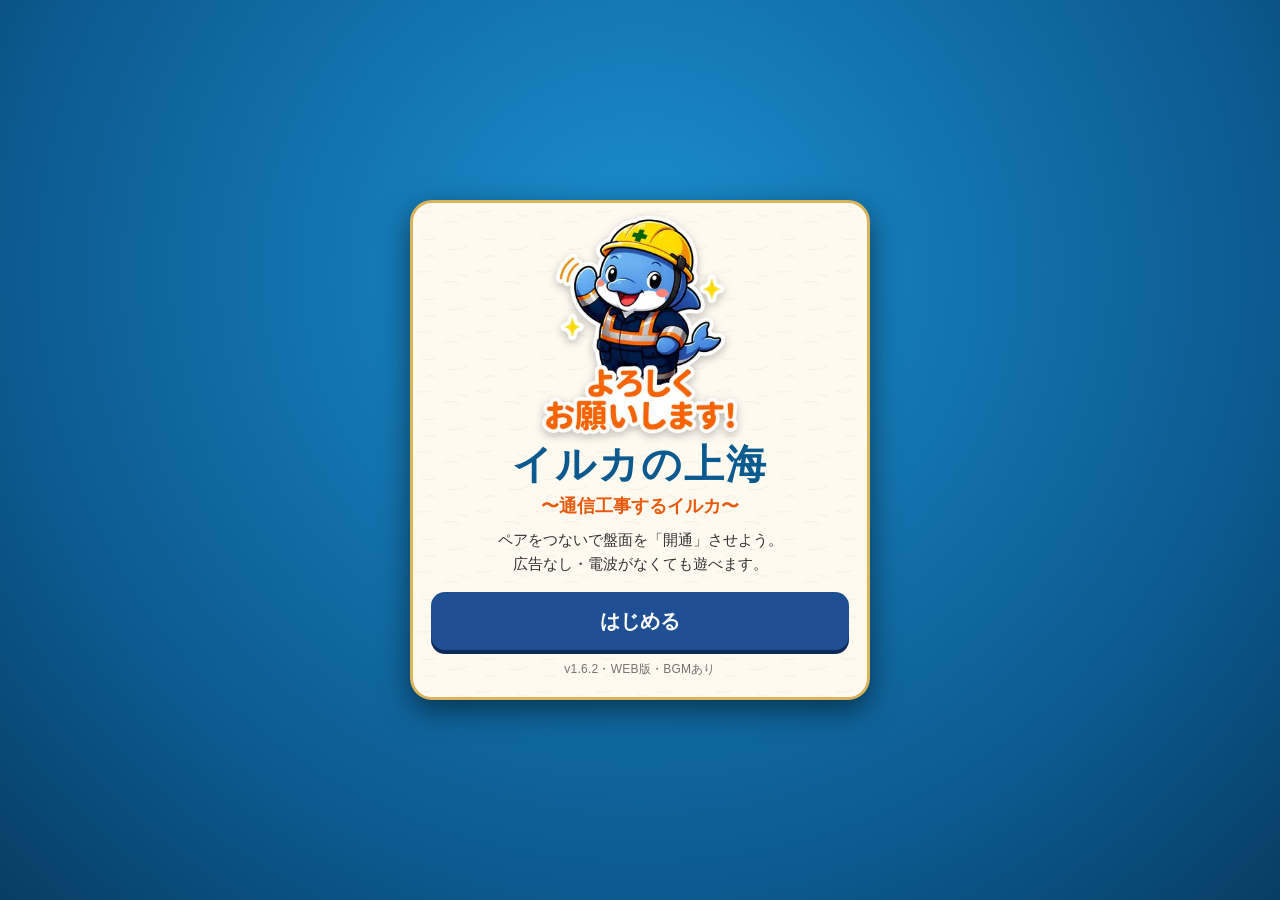
<file: index.html>
<!doctype html>
<html lang="ja">
<head>
<meta charset="utf-8">
<meta name="viewport" content="width=device-width, initial-scale=1, maximum-scale=1, user-scalable=no, viewport-fit=cover">
<meta name="theme-color" content="#15346b">
<meta name="apple-mobile-web-app-capable" content="yes">
<meta name="mobile-web-app-capable" content="yes">
<meta name="apple-mobile-web-app-status-bar-style" content="black-translucent">
<meta name="apple-mobile-web-app-title" content="イルカの上海">
<title>イルカの上海 〜通信工事するイルカ〜</title>
<link rel="manifest" href="manifest.webmanifest">
<link rel="icon" href="icons/icon-192.png" type="image/png">
<link rel="apple-touch-icon" href="icons/apple-touch-icon.png">
<link rel="stylesheet" href="style.css?v=1.6.2">
</head>
<body>
<div id="app">
  <header id="top">
    <button id="bPause" class="hbtn" aria-label="一時停止"><svg viewBox="0 0 24 24" aria-hidden="true"><rect x="5" y="4" width="5" height="16" rx="1.5"/><rect x="14" y="4" width="5" height="16" rx="1.5"/></svg><small>停止</small></button>
    <div id="title"><span id="lvl">レベル 1</span><span id="lname"></span></div>
    <div id="stats">
      <div class="stat"><small>残り</small><b id="left">0</b></div>
      <div class="stat"><small>取れる組</small><b id="moves">0</b></div>
      <div class="stat"><small>時間</small><b id="time">0:00</b></div>
    </div>
    <button id="bZoom" class="hbtn" aria-label="拡大・全体表示"><svg viewBox="0 0 24 24" aria-hidden="true"><circle cx="10" cy="10" r="6.5" fill="none" stroke-width="2.8"/><path d="M15 15l6 6" stroke-width="3.4" stroke-linecap="round"/><path id="zoomPlus" d="M7 10h6M10 7v6" stroke-width="2.4" stroke-linecap="round"/></svg><small id="zoomL">拡大</small></button>
  </header>
  <main id="board" aria-label="盤面"></main>
  <div id="slots" aria-label="スロット"></div>
  <nav id="bar">
    <button id="bHint" class="btn"><span class="ic">？</span><span>ヒント</span></button>
    <button id="bUndo" class="btn"><span class="ic">↶</span><span>もどす</span></button>
    <button id="bMagnet" class="btn"><span class="ic"><svg class="mag" viewBox="0 0 32 32" aria-hidden="true"><path d="M7 4h6v12a3 3 0 0 0 6 0V4h6v12a9 9 0 0 1-18 0Z" fill="#c8321e" stroke="#7a1a10" stroke-width="1.5" stroke-linejoin="round"/><rect x="7" y="4" width="6" height="5" fill="#d9dde3" stroke="#6b7280" stroke-width="1.2"/><rect x="19" y="4" width="6" height="5" fill="#d9dde3" stroke="#6b7280" stroke-width="1.2"/></svg></span><span>磁石<small id="magN">3</small></span></button>
    <button id="bShuffle" class="btn"><span class="ic">⇄</span><span>まぜる</span></button>
    <button id="bMenu" class="btn"><span class="ic">≡</span><span>メニュー</span></button>
  </nav>
  <div id="toast" role="status"></div>
  <div id="pal" aria-hidden="true"></div>
  <div id="banner" aria-live="polite"></div>

  <div class="overlay title" id="ovTitle">
    <div class="panel center">
      <div class="mascot" id="mascotTitle"></div>
      <h1 class="appname">イルカの上海</h1>
      <p class="subtitle">〜通信工事するイルカ〜</p>
      <p class="tagline">ペアをつないで盤面を「開通」させよう。<br>広告なし・電波がなくても遊べます。</p>
      <button class="big" id="tStart">はじめる</button>
      <p class="ver" id="tVer"></p>
    </div>
  </div>

  <div class="overlay" id="ovMenu" hidden>
    <div class="panel">
      <h2>メニュー</h2>
      <button class="big" id="mRestart">このレベルを最初から</button>
      <button class="big" id="mNew">新しい配置で遊ぶ</button>
      <button class="big orange" id="mRank">自分ランキング（上海IQ）</button>
      <h3>盤面をえらぶ</h3>
      <div id="layoutList"></div>
      <h3>見やすさ</h3>
      <label class="toggle"><input type="checkbox" id="optDim"> 取れない牌を暗くする</label>
      <label class="toggle"><input type="checkbox" id="optNum"> 筒子・索子に漢数字を表示</label>
      <label class="toggle"><input type="checkbox" id="optZoom"> 牌が小さい盤は自動で拡大（🔍で切替）</label>
      <label class="toggle"><input type="checkbox" id="optSound"> 効果音</label>
      <label class="toggle"><input type="checkbox" id="optBgm"> BGM（オールドジャズ）</label>
      <label class="vol">BGMの音量 <input type="range" id="optBgmVol" min="0" max="100" step="5" value="50"></label>
      <h3>ルール</h3>
      <label class="toggle"><input type="checkbox" id="optStrict"> 季節・花は同じ絵どうしだけ</label>
      <p class="note">オフ（ふつう）：<b class="kx">季</b>の牌（春夏秋冬）はどれ同士でも、<b class="kf">花</b>の牌（梅蘭菊竹）はどれ同士でも消せます。</p>
      <button class="big ghost" id="mTitle">タイトルにもどる</button>
      <button class="big ghost" id="mClose">閉じる</button>
    </div>
  </div>

  <div class="overlay pause" id="ovPause" hidden>
    <div class="panel center">
      <div class="mascot small" id="pauseStamp"></div>
      <h2>一時停止中</h2>
      <p class="note" id="pauseInfo"></p>
      <button class="big" id="pResume">再開</button>
      <button class="big ghost" id="pRestart">やり直し</button>
      <button class="big ghost" id="pTitle">タイトルへ</button>
    </div>
  </div>

  <div class="overlay" id="ovEnd" hidden>
    <div class="panel center">
      <h2 id="endTitle"></h2>
      <div id="endMsg"></div>
      <div id="endBtns"></div>
    </div>
  </div>
</div>
<script src="music.js?v=1.6.2"></script>
<script src="game.js?v=1.6.2"></script>
<script>
if ('serviceWorker' in navigator && (location.protocol === 'https:' || location.hostname === 'localhost' || location.hostname === '127.0.0.1')) {
  // always check for a new version (bypassing the HTTP cache) and switch to it as soon as it is installed
  const hadSW = !!navigator.serviceWorker.controller; let reloaded = false;
  navigator.serviceWorker.addEventListener('controllerchange', () => {
    if (!hadSW || reloaded) return; reloaded = true;
    try { window.__shanghai && window.__shanghai.save(); } catch (e) {}
    location.reload();
  });
  window.addEventListener('load', () => navigator.serviceWorker.register('sw.js', { updateViaCache: 'none' }).then(r => {
    r.update().catch(() => {});
    document.addEventListener('visibilitychange', () => { if (!document.hidden) r.update().catch(() => {}); });
  }).catch(() => {}));
}
</script>
</body>
</html>
</file>
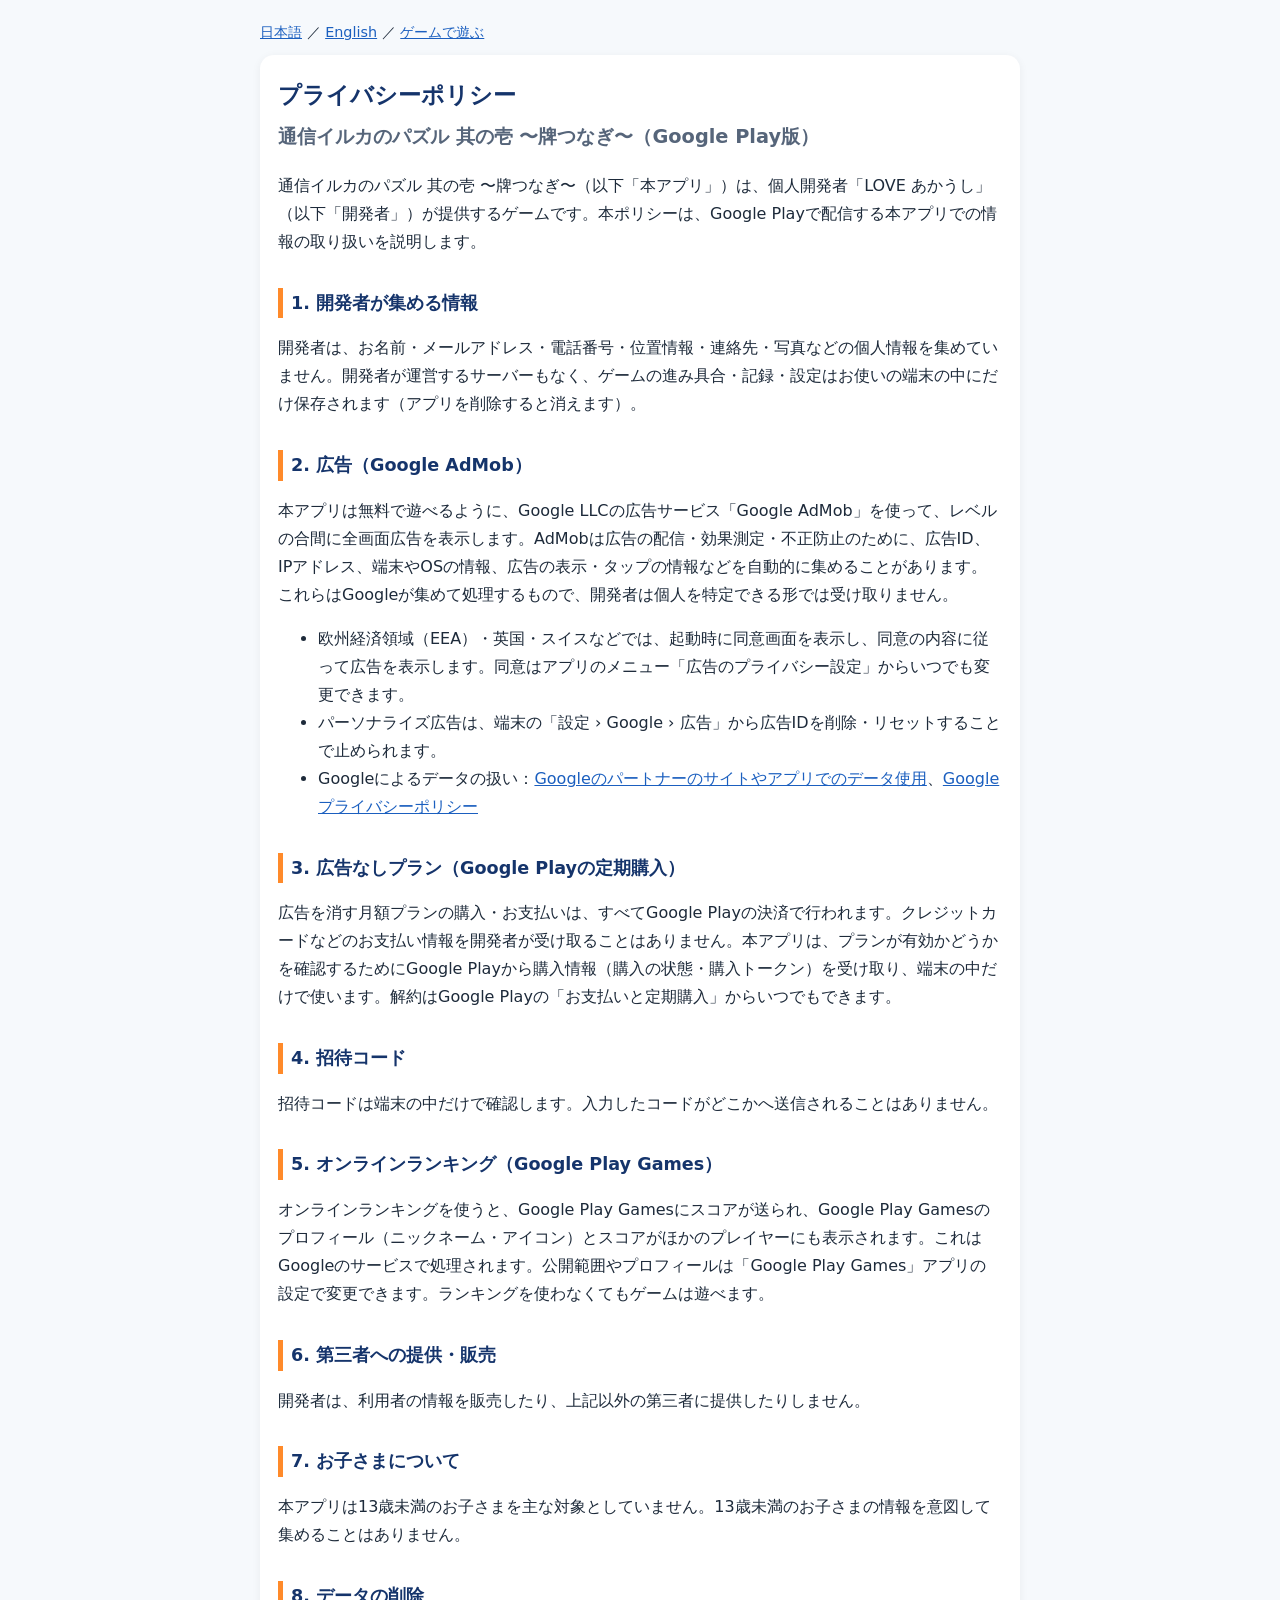
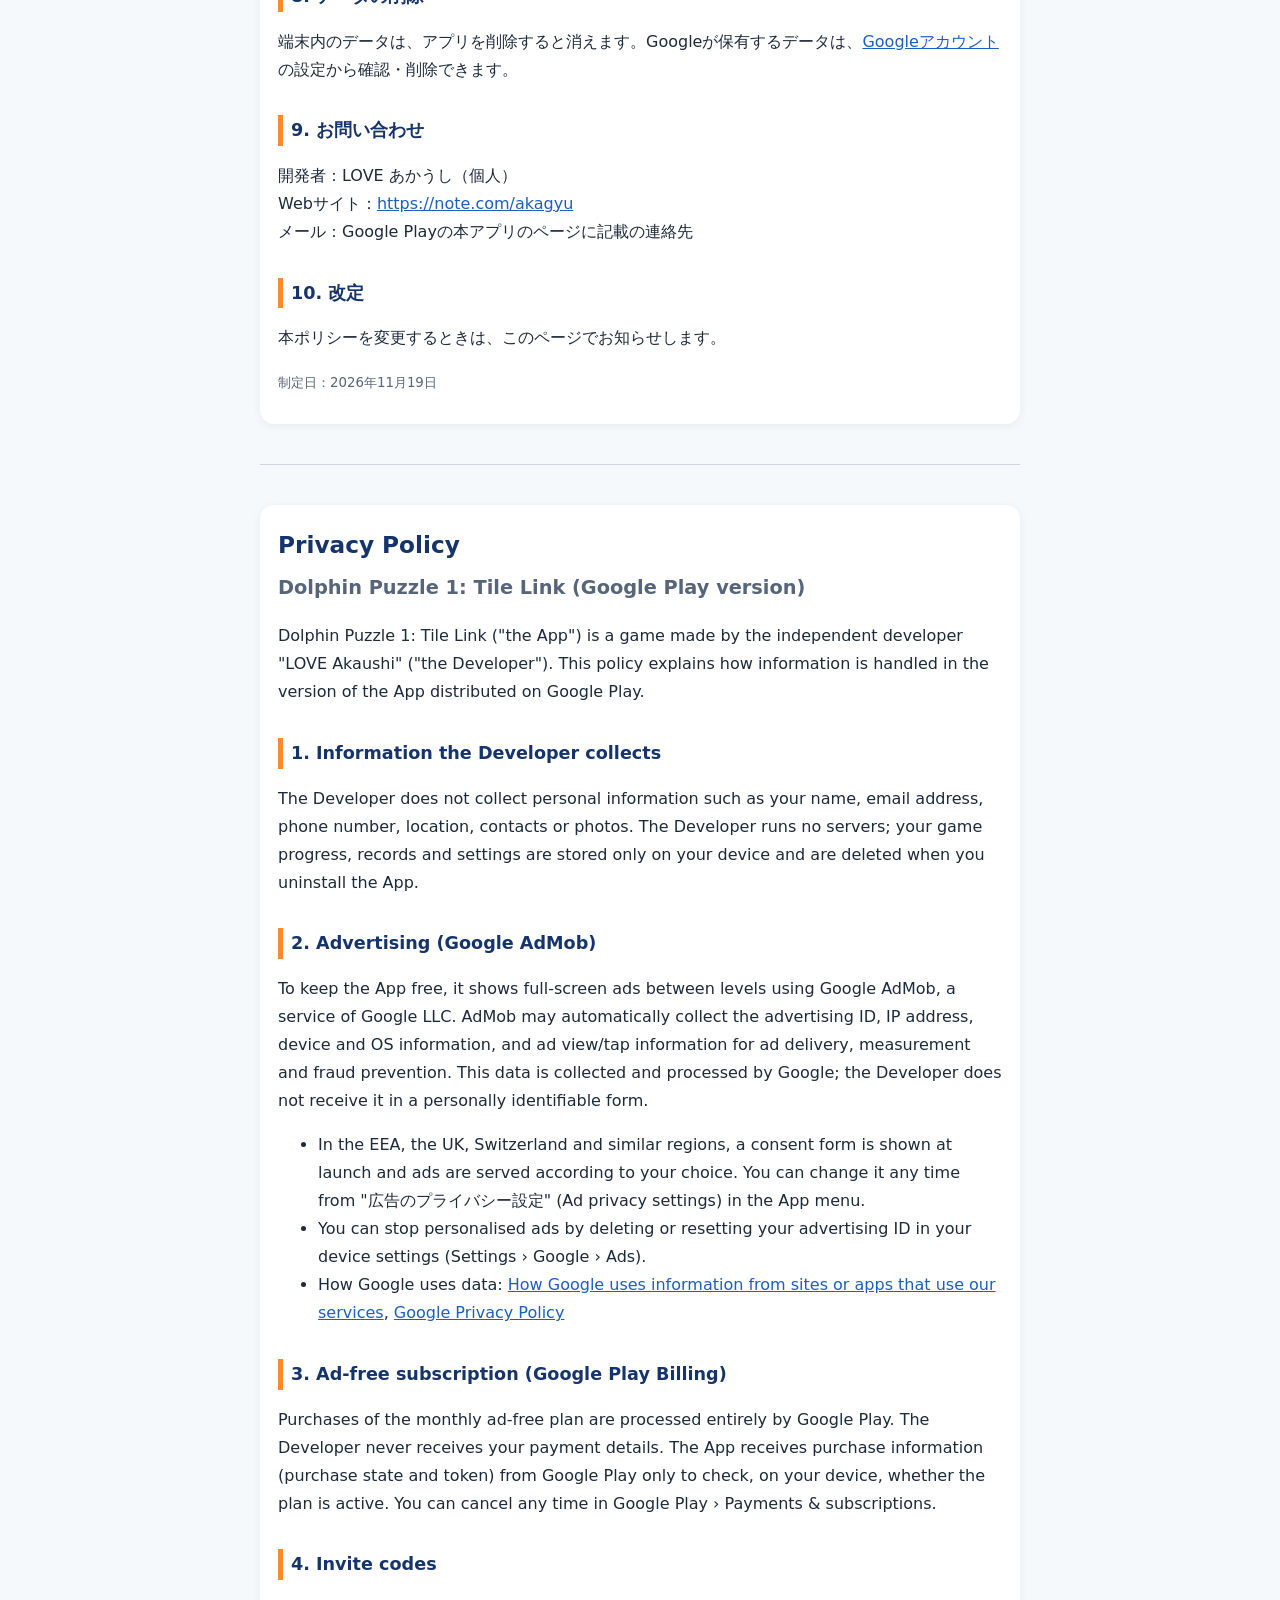
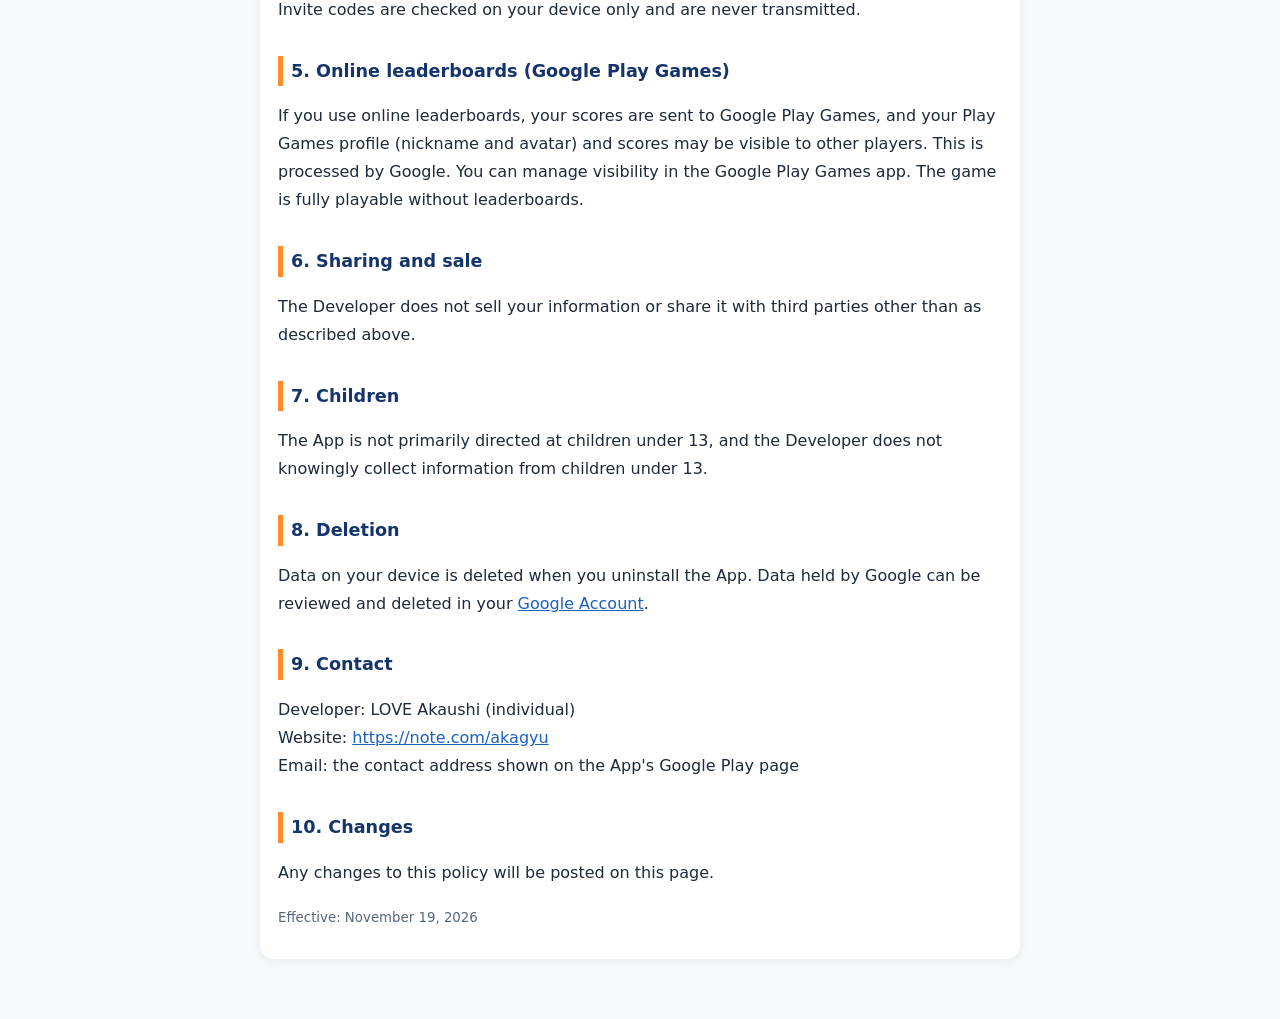
<file: privacy.html>
<!DOCTYPE html>
<html lang="ja"><head><meta charset="utf-8"><meta name="viewport" content="width=device-width,initial-scale=1">
<title>プライバシーポリシー｜通信イルカのパズル 其の壱 〜牌つなぎ〜</title>
<style>body{font-family:system-ui,-apple-system,"Hiragino Sans","Noto Sans JP",sans-serif;max-width:760px;margin:0 auto;padding:20px 18px 60px;line-height:1.75;color:#1d2a3a;background:#f6f9fc}
h1{font-size:1.45em;color:#15346b}h2{font-size:1.1em;margin-top:1.8em;color:#15346b;border-left:5px solid #ff8a2a;padding-left:8px}
.box{background:#fff;border-radius:14px;padding:4px 18px 12px;box-shadow:0 2px 10px rgba(0,0,0,.06)}a{color:#1b5fbf}small{color:#56657a}
nav{font-size:.9em;margin-bottom:10px}hr{margin:40px 0;border:0;border-top:1px solid #cdd6e2}</style></head>
<body>
<nav><a href="#ja">日本語</a> ／ <a href="#en">English</a> ／ <a href="./">ゲームで遊ぶ</a></nav>
<div class="box" id="ja">
<h1>プライバシーポリシー<br><small>通信イルカのパズル 其の壱 〜牌つなぎ〜（Google Play版）</small></h1>
<p>通信イルカのパズル 其の壱 〜牌つなぎ〜（以下「本アプリ」）は、個人開発者「LOVE あかうし」（以下「開発者」）が提供するゲームです。本ポリシーは、Google Playで配信する本アプリでの情報の取り扱いを説明します。</p>
<h2>1. 開発者が集める情報</h2>
<p>開発者は、お名前・メールアドレス・電話番号・位置情報・連絡先・写真などの個人情報を集めていません。開発者が運営するサーバーもなく、ゲームの進み具合・記録・設定はお使いの端末の中にだけ保存されます（アプリを削除すると消えます）。</p>
<h2>2. 広告（Google AdMob）</h2>
<p>本アプリは無料で遊べるように、Google LLCの広告サービス「Google AdMob」を使って、レベルの合間に全画面広告を表示します。AdMobは広告の配信・効果測定・不正防止のために、広告ID、IPアドレス、端末やOSの情報、広告の表示・タップの情報などを自動的に集めることがあります。これらはGoogleが集めて処理するもので、開発者は個人を特定できる形では受け取りません。</p>
<ul>
<li>欧州経済領域（EEA）・英国・スイスなどでは、起動時に同意画面を表示し、同意の内容に従って広告を表示します。同意はアプリのメニュー「広告のプライバシー設定」からいつでも変更できます。</li>
<li>パーソナライズ広告は、端末の「設定 › Google › 広告」から広告IDを削除・リセットすることで止められます。</li>
<li>Googleによるデータの扱い：<a href="https://policies.google.com/technologies/partner-sites?hl=ja">Googleのパートナーのサイトやアプリでのデータ使用</a>、<a href="https://policies.google.com/privacy?hl=ja">Googleプライバシーポリシー</a></li>
</ul>
<h2>3. 広告なしプラン（Google Playの定期購入）</h2>
<p>広告を消す月額プランの購入・お支払いは、すべてGoogle Playの決済で行われます。クレジットカードなどのお支払い情報を開発者が受け取ることはありません。本アプリは、プランが有効かどうかを確認するためにGoogle Playから購入情報（購入の状態・購入トークン）を受け取り、端末の中だけで使います。解約はGoogle Playの「お支払いと定期購入」からいつでもできます。</p>
<h2>4. 招待コード</h2>
<p>招待コードは端末の中だけで確認します。入力したコードがどこかへ送信されることはありません。</p>
<h2>5. オンラインランキング（Google Play Games）</h2>
<p>オンラインランキングを使うと、Google Play Gamesにスコアが送られ、Google Play Gamesのプロフィール（ニックネーム・アイコン）とスコアがほかのプレイヤーにも表示されます。これはGoogleのサービスで処理されます。公開範囲やプロフィールは「Google Play Games」アプリの設定で変更できます。ランキングを使わなくてもゲームは遊べます。</p>
<h2>6. 第三者への提供・販売</h2>
<p>開発者は、利用者の情報を販売したり、上記以外の第三者に提供したりしません。</p>
<h2>7. お子さまについて</h2>
<p>本アプリは13歳未満のお子さまを主な対象としていません。13歳未満のお子さまの情報を意図して集めることはありません。</p>
<h2>8. データの削除</h2>
<p>端末内のデータは、アプリを削除すると消えます。Googleが保有するデータは、<a href="https://myaccount.google.com/">Googleアカウント</a>の設定から確認・削除できます。</p>
<h2>9. お問い合わせ</h2>
<p>開発者：LOVE あかうし（個人）<br>Webサイト：<a href="https://note.com/akagyu">https://note.com/akagyu</a><br>メール：Google Playの本アプリのページに記載の連絡先</p>
<h2>10. 改定</h2>
<p>本ポリシーを変更するときは、このページでお知らせします。</p>
<p><small>制定日：2026年11月19日</small></p>
</div>
<hr>
<div class="box" id="en" lang="en">
<h1>Privacy Policy<br><small>Dolphin Puzzle 1: Tile Link (Google Play version)</small></h1>
<p>Dolphin Puzzle 1: Tile Link ("the App") is a game made by the independent developer "LOVE Akaushi" ("the Developer"). This policy explains how information is handled in the version of the App distributed on Google Play.</p>
<h2>1. Information the Developer collects</h2>
<p>The Developer does not collect personal information such as your name, email address, phone number, location, contacts or photos. The Developer runs no servers; your game progress, records and settings are stored only on your device and are deleted when you uninstall the App.</p>
<h2>2. Advertising (Google AdMob)</h2>
<p>To keep the App free, it shows full-screen ads between levels using Google AdMob, a service of Google LLC. AdMob may automatically collect the advertising ID, IP address, device and OS information, and ad view/tap information for ad delivery, measurement and fraud prevention. This data is collected and processed by Google; the Developer does not receive it in a personally identifiable form.</p>
<ul>
<li>In the EEA, the UK, Switzerland and similar regions, a consent form is shown at launch and ads are served according to your choice. You can change it any time from "広告のプライバシー設定" (Ad privacy settings) in the App menu.</li>
<li>You can stop personalised ads by deleting or resetting your advertising ID in your device settings (Settings › Google › Ads).</li>
<li>How Google uses data: <a href="https://policies.google.com/technologies/partner-sites">How Google uses information from sites or apps that use our services</a>, <a href="https://policies.google.com/privacy">Google Privacy Policy</a></li>
</ul>
<h2>3. Ad-free subscription (Google Play Billing)</h2>
<p>Purchases of the monthly ad-free plan are processed entirely by Google Play. The Developer never receives your payment details. The App receives purchase information (purchase state and token) from Google Play only to check, on your device, whether the plan is active. You can cancel any time in Google Play › Payments &amp; subscriptions.</p>
<h2>4. Invite codes</h2>
<p>Invite codes are checked on your device only and are never transmitted.</p>
<h2>5. Online leaderboards (Google Play Games)</h2>
<p>If you use online leaderboards, your scores are sent to Google Play Games, and your Play Games profile (nickname and avatar) and scores may be visible to other players. This is processed by Google. You can manage visibility in the Google Play Games app. The game is fully playable without leaderboards.</p>
<h2>6. Sharing and sale</h2>
<p>The Developer does not sell your information or share it with third parties other than as described above.</p>
<h2>7. Children</h2>
<p>The App is not primarily directed at children under 13, and the Developer does not knowingly collect information from children under 13.</p>
<h2>8. Deletion</h2>
<p>Data on your device is deleted when you uninstall the App. Data held by Google can be reviewed and deleted in your <a href="https://myaccount.google.com/">Google Account</a>.</p>
<h2>9. Contact</h2>
<p>Developer: LOVE Akaushi (individual)<br>Website: <a href="https://note.com/akagyu">https://note.com/akagyu</a><br>Email: the contact address shown on the App's Google Play page</p>
<h2>10. Changes</h2>
<p>Any changes to this policy will be posted on this page.</p>
<p><small>Effective: November 19, 2026</small></p>
</div>
</body></html>
</file>
<file: style.css>
:root{
  --felt:#15346b; --felt2:#1f4f93; --ink:#fff; --btn:#fff8e6; --btnInk:#1b1b1b;
  --tile:#fffaf0; --edge:#d9b45a; --edge2:#8c6d2a;
  --sel:#ffe94d; --selRing:#ff5a00; --hint:#00c3ff;
}
*{box-sizing:border-box;-webkit-tap-highlight-color:transparent;-webkit-touch-callout:none}
html{-webkit-text-size-adjust:100%;text-size-adjust:100%}
html,body{margin:0;height:100%;overflow:hidden;background:var(--felt);
  font-family:"Hiragino Sans","Hiragino Kaku Gothic ProN","Noto Sans CJK JP","Noto Sans JP","Yu Gothic",Meiryo,sans-serif;
  color:var(--ink);-webkit-user-select:none;user-select:none;touch-action:manipulation;overscroll-behavior:none}
#app{position:fixed;inset:0;display:grid;grid-template-rows:auto 1fr auto auto;
  padding:env(safe-area-inset-top) env(safe-area-inset-right) env(safe-area-inset-bottom) env(safe-area-inset-left);
  background:radial-gradient(ellipse at 50% 40%,rgba(40,90,170,.55) 0%,rgba(10,30,70,.15) 60%,rgba(5,15,40,.6) 100%),url("data:image/svg+xml,%3Csvg xmlns='http://www.w3.org/2000/svg' width='48' height='24'%3E%3Cg stroke='%23d9b45a' stroke-opacity='.22' stroke-width='1.3' fill='%23173a76'%3E%3Ccircle cx='0' cy='0' r='22'/%3E%3Ccircle cx='0' cy='0' r='16'/%3E%3Ccircle cx='0' cy='0' r='10'/%3E%3Ccircle cx='0' cy='0' r='4'/%3E%3Ccircle cx='48' cy='0' r='22'/%3E%3Ccircle cx='48' cy='0' r='16'/%3E%3Ccircle cx='48' cy='0' r='10'/%3E%3Ccircle cx='48' cy='0' r='4'/%3E%3Ccircle cx='24' cy='12' r='22'/%3E%3Ccircle cx='24' cy='12' r='16'/%3E%3Ccircle cx='24' cy='12' r='10'/%3E%3Ccircle cx='24' cy='12' r='4'/%3E%3Ccircle cx='0' cy='24' r='22'/%3E%3Ccircle cx='0' cy='24' r='16'/%3E%3Ccircle cx='0' cy='24' r='10'/%3E%3Ccircle cx='0' cy='24' r='4'/%3E%3Ccircle cx='48' cy='24' r='22'/%3E%3Ccircle cx='48' cy='24' r='16'/%3E%3Ccircle cx='48' cy='24' r='10'/%3E%3Ccircle cx='48' cy='24' r='4'/%3E%3C/g%3E%3C/svg%3E") 0 0/48px 24px,var(--felt)}
#top{display:flex;align-items:center;justify-content:space-between;gap:6px;padding:6px 8px 2px}
#title{display:flex;flex-direction:column;line-height:1.15;flex:1;min-width:0;overflow:hidden;white-space:nowrap}
#lvl{font-size:19px;font-weight:800}
#lname{font-size:14px;opacity:.9;overflow:hidden;text-overflow:ellipsis}
#stats{display:flex;gap:5px}
.stat{background:rgba(0,0,0,.28);border-radius:12px;padding:3px 6px;text-align:center;min-width:50px}
.stat small{display:block;font-size:11px;opacity:.9}
.stat b{font-size:20px;font-variant-numeric:tabular-nums}
.hbtn{appearance:none;flex:none;width:46px;height:50px;border:2px solid #d9b45a;border-radius:14px;background:var(--btn);color:#15346b;font:inherit;font-weight:800;
  display:flex;flex-direction:column;align-items:center;justify-content:center;gap:1px;padding:0;cursor:pointer;box-shadow:0 3px 0 #a8862f}
.hbtn:active{transform:translateY(2px);box-shadow:0 1px 0 #a8862f}
.hbtn svg{width:24px;height:24px;fill:#15346b;stroke:#15346b}
.hbtn small{font-size:11px;line-height:1;letter-spacing:-.5px}
.hbtn.on{background:#ffe94d}
.spacer{position:absolute;width:1px;height:1px;pointer-events:none;visibility:hidden}
#board{position:relative;overflow:hidden;margin:2px 0;touch-action:pan-x pan-y;overscroll-behavior:contain;cursor:pointer}
#board.zoomed{overflow:auto;-webkit-overflow-scrolling:touch;scrollbar-width:thin;scrollbar-color:rgba(255,233,77,.7) transparent;
  border-top:2px solid rgba(217,180,90,.35);border-bottom:2px solid rgba(217,180,90,.35)}
#board.zoomed::-webkit-scrollbar{width:6px;height:6px}
#board.zoomed::-webkit-scrollbar-thumb{background:rgba(255,233,77,.7);border-radius:3px}
body.paused #board,body.paused #slots{visibility:hidden}
.overlay.pause{background:radial-gradient(ellipse at 50% 35%,#1f4f93 0%,#15346b 60%,#0b1f45 100%)}
.overlay.pause .panel{width:min(360px,100%)}
#pauseInfo{text-align:center;font-size:17px;margin-bottom:12px}#pauseInfo b{color:#c8321e;font-size:20px}
#bar{display:grid;grid-template-columns:repeat(5,1fr);gap:6px;padding:4px 8px 9px}
.btn{appearance:none;border:2px solid #d9b45a;border-radius:16px;background:var(--btn);color:var(--btnInk);
  font:inherit;font-size:15px;font-weight:800;min-height:58px;display:flex;flex-direction:column;align-items:center;justify-content:center;
  box-shadow:0 4px 0 #a8862f,0 6px 10px rgba(0,0,0,.35);cursor:pointer;white-space:nowrap;padding:0 2px;letter-spacing:-.5px}
.btn:active{transform:translateY(3px);box-shadow:0 1px 0 #b9a77a}
.btn .ic{font-size:24px;line-height:1;font-weight:900}
.btn[disabled]{opacity:.45}

@media (max-width:380px){#lvl{font-size:16px}#lname{font-size:12px}.stat{min-width:44px;padding:3px 4px}.stat b{font-size:18px}.hbtn{width:42px}#top{gap:4px;padding:6px 6px 2px}}
/* landscape phones: side bar */
@media (orientation:landscape) and (max-height:560px){
  #app{grid-template-columns:62px 1fr 168px;grid-template-rows:auto 1fr}
  #top{grid-column:3;grid-row:1;display:grid;grid-template-columns:1fr 1fr;align-content:start;gap:4px;padding:6px 8px 0}
  #title,#stats{grid-column:1/3}
  #bPause{grid-column:1;grid-row:1}#bZoom{grid-column:2;grid-row:1}
  .hbtn{width:auto;height:38px;flex-direction:row;gap:4px}
  .hbtn small{font-size:12px}
  #title{align-items:center}
  #lvl{font-size:18px}#lname{font-size:13px}
  #stats{flex-direction:column;gap:4px}
  .stat{display:flex;justify-content:space-between;align-items:center;padding:2px 8px}
  .stat b{font-size:18px}
  #board{grid-column:2;grid-row:1/3}
  #bar{grid-column:3;grid-row:2;grid-template-columns:1fr 1fr;align-content:end;padding:6px 8px 8px;gap:6px}
  .btn{min-height:46px;font-size:14px;white-space:nowrap;letter-spacing:-.5px;flex-direction:row;gap:4px}
  #bMenu{grid-column:1/3}
  #toast{left:auto;right:calc(180px + env(safe-area-inset-right));transform:none;bottom:calc(14px + env(safe-area-inset-bottom))}
  .btn .ic{font-size:20px}
}

/* tiles */
.tile{position:absolute;border-radius:9%;background:var(--tile) url("data:image/svg+xml,%3Csvg xmlns='http://www.w3.org/2000/svg' width='60' height='60'%3E%3Cg stroke='%23a08850' stroke-opacity='.13' stroke-width='.7' fill='none'%3E%3Cpath d='M3 8q9 3 17-1M30 20q8-4 18 2M8 34q6 5 15 1M35 46q10 2 20-3M12 54q5-3 11 0M44 10q4 4 12 3'/%3E%3C/g%3E%3C/svg%3E") 0 0/60px 60px;
  border:1.5px solid var(--edge2);
  /* 3D tile body: face highlight, a sloped side built from 3 steps (light→dark), outline, and a drop shadow cast onto the layer below */
  box-shadow:inset 1.5px 1.5px 0 rgba(255,255,255,.9), inset -1px -1px 0 rgba(140,109,42,.28),
    calc(var(--d) * .34) calc(var(--d) * .34) 0 0 #f1e0b4, calc(var(--d) * .67) calc(var(--d) * .67) 0 0 #e0bf74,
    var(--d) var(--d) 0 0 #c4973c, var(--d) var(--d) 0 1.2px #6f5119,
    calc(var(--d) * 1.25 + 2px) calc(var(--d) * 1.25 + 3px) calc(var(--d) * .8 + 4px) rgba(0,0,0,.55);
  transition:transform .18s ease, opacity .32s ease, background-color .15s;
  cursor:pointer}
.tile svg{position:absolute;inset:2.5%;width:95%;height:95%;pointer-events:none}
.dim .tile.blocked{background-color:#e0d8c4;filter:none}
.dim .tile.blocked svg{opacity:.72}
.dim .tile:not(.blocked):not(.sel):not(.hint){background-color:#fffdf6}
.tile.sel{background-color:var(--sel);outline:5px solid var(--selRing);outline-offset:-1px;transform:translate(-3px,-6px) scale(1.04);z-index:99999 !important}
.tile.hint{animation:hint 1s ease-in-out infinite}
@keyframes hint{0%,100%{outline:5px solid var(--hint);outline-offset:-1px;background:#e6fbff}50%{outline:5px solid #0060ff;outline-offset:2px;background:#bff1ff}}
.tile.gone{opacity:0;transform:translateY(-14px) scale(.7);pointer-events:none}
.tile.hidden{display:none}
.tile.shake{animation:shake .35s}
@keyframes shake{0%,100%{translate:0}25%{translate:-4px}75%{translate:4px}}
.tile.pop{animation:pop .35s ease-out}
@keyframes pop{from{opacity:0;transform:scale(.85)}to{opacity:1;transform:none}}

#toast{position:fixed;left:50%;bottom:calc(172px + env(safe-area-inset-bottom));transform:translateX(-50%);background:rgba(0,0,0,.82);color:#fff;
  padding:12px 20px;border-radius:14px;font-size:19px;font-weight:700;width:max-content;opacity:0;transition:opacity .25s;pointer-events:none;z-index:200000;max-width:90vw;text-align:center}
#toast.show{opacity:1}

.overlay{position:fixed;inset:0;padding:max(16px,env(safe-area-inset-top)) max(16px,env(safe-area-inset-right)) max(16px,env(safe-area-inset-bottom)) max(16px,env(safe-area-inset-left));background:rgba(5,15,40,.68);display:flex;align-items:center;justify-content:center;z-index:300000;animation:fade .25s}
.overlay[hidden]{display:none}
@keyframes fade{from{opacity:0}to{opacity:1}}
.panel{background:#fffaf0 url("data:image/svg+xml,%3Csvg xmlns='http://www.w3.org/2000/svg' width='60' height='60'%3E%3Cg stroke='%23a08850' stroke-opacity='.13' stroke-width='.7' fill='none'%3E%3Cpath d='M3 8q9 3 17-1M30 20q8-4 18 2M8 34q6 5 15 1M35 46q10 2 20-3M12 54q5-3 11 0M44 10q4 4 12 3'/%3E%3C/g%3E%3C/svg%3E") 0 0/60px 60px;border:3px solid #d9b45a;color:#1b1b1b;border-radius:22px;padding:18px;width:min(460px,100%);max-height:100%;overflow:auto;box-shadow:0 10px 30px rgba(0,0,0,.5)}
.panel.center{text-align:center}
.panel h2{margin:4px 0 12px;font-size:28px}
.panel h3{margin:16px 0 8px;font-size:18px;color:#15346b;border-left:6px solid #c8321e;padding-left:8px}
.panel p{font-size:20px;line-height:1.6;margin:8px 0 16px}
.big{display:block;width:100%;appearance:none;border:0;border-radius:14px;background:#1f4f93;color:#fff;font:inherit;font-size:20px;font-weight:800;
  min-height:58px;margin:8px 0;cursor:pointer;box-shadow:0 4px 0 #0d2a5a}
.big:active{transform:translateY(3px);box-shadow:0 1px 0 #0d2a5a}
.big.ghost{background:#e9e1cc;color:#1b1b1b;box-shadow:0 4px 0 #b9a77a}
.big.orange{background:#c8321e;box-shadow:0 4px 0 #7a1a10}
#layoutList{display:grid;grid-template-columns:1fr 1fr;gap:8px}
#layoutList button{appearance:none;border:2px solid #1f4f93;background:#fff;color:#15346b;border-radius:12px;font:inherit;font-size:17px;font-weight:800;min-height:56px;cursor:pointer;padding:4px}
#layoutList button small{display:block;font-size:13px;font-weight:600;color:#444}
#layoutList button.cur{background:#1f4f93;color:#fff}
#layoutList button.cur small{color:#e6ffe9}
.toggle{display:flex;align-items:center;gap:10px;font-size:18px;padding:8px 2px}
.toggle input{width:28px;height:28px;accent-color:#1f4f93}
.confetti{position:fixed;top:-20px;width:12px;height:18px;border-radius:3px;z-index:250000;pointer-events:none;animation:fall linear forwards}
@keyframes fall{to{transform:translateY(110vh) rotate(540deg)}}
.panel p.note{font-size:15px;line-height:1.5;margin:0 2px 6px;color:#333}
.note b{display:inline-block;color:#fff;border-radius:50%;width:1.6em;height:1.6em;line-height:1.6em;text-align:center;font-size:14px}
.note b.kx{background:#b86e00}.note b.kf{background:#7d3a9a}
.iq-label{display:block;font-size:18px;font-weight:800;color:#7d3a9a;margin-top:-4px}
.iq{display:block;font-size:64px;font-weight:900;line-height:1.05;color:#c8321e;font-variant-numeric:tabular-nums}
.iq-sub{display:block;font-size:17px;line-height:1.5;margin:4px 0}
.iq-rank{display:block;font-size:18px;margin:8px 0 4px;color:#15346b}
.iq-note{display:block;font-size:13px;line-height:1.45;color:#555;margin-top:8px}
.rk-empty{font-size:16px !important;color:#555}
table.rank{width:100%;border-collapse:collapse;font-size:16px;margin:4px 0;font-variant-numeric:tabular-nums}
table.rank th{font-size:13px;color:#555;font-weight:700;border-bottom:2px solid #e2d6b8;padding:3px}
table.rank td{padding:4px 3px;border-bottom:1px solid #eee3c8}
table.rank tr.me td{background:#fff1a8;font-weight:800}
#endMsg{font-size:20px;line-height:1.6;margin:4px 0 10px}
.mascot{width:min(56vw,220px);margin:-6px auto 2px}
.mascot{position:relative}
.stamp{display:block;width:100%;height:auto;aspect-ratio:1;-webkit-user-drag:none;filter:drop-shadow(0 3px 4px rgba(0,0,0,.25))}
.mascot.small{width:min(30vw,120px);margin:-6px auto 4px}
.mascot .tw{position:absolute;font-style:normal;color:#ffc61a;text-shadow:0 0 6px #fff3b0;font-size:26px;animation:twinkle 1.1s ease-in-out infinite}
.mascot .t1{left:-18px;top:6px}.mascot .t2{right:-20px;top:24%;animation-delay:.35s;font-size:20px}.mascot .t3{right:-6px;top:-14px;animation-delay:.7s;font-size:16px}
@keyframes twinkle{0%,100%{transform:scale(.6) rotate(0);opacity:.5}50%{transform:scale(1.15) rotate(20deg);opacity:1}}
#pal{position:fixed;left:calc(10px + env(safe-area-inset-left));bottom:calc(232px + env(safe-area-inset-bottom));width:min(30vw,128px);z-index:310000;pointer-events:none;opacity:0;transform:translateY(30px) scale(.6);transform-origin:bottom left}
#pal.show{animation:palIn 1.9s ease forwards}
@keyframes palIn{0%{opacity:0;transform:translateY(30px) scale(.6) rotate(-8deg)}12%{opacity:1;transform:translateY(-6px) scale(1.06) rotate(3deg)}20%{transform:none}80%{opacity:1;transform:none}100%{opacity:0;transform:translateY(10px) scale(.9)}}
@media (orientation:landscape) and (max-height:560px){#pal{bottom:calc(10px + env(safe-area-inset-bottom));left:calc(74px + env(safe-area-inset-left));width:min(26vh,110px)}}
.mascot.cheer{width:min(34vw,136px);margin:-8px auto 2px;animation:hop 1s ease-in-out infinite}
@keyframes hop{0%,100%{transform:translateY(0)}50%{transform:translateY(-8px)}}
.overlay.title{background:radial-gradient(ellipse at 50% 30%,#1b8fcf 0%,#0b5a8f 70%,#073e63 100%)}
.appname{margin:2px 0 0;font-size:40px;font-weight:900;color:#0b5a8f;letter-spacing:2px}
.subtitle{margin:0 0 6px !important;font-size:18px !important;color:#e8590c;font-weight:800}
.tagline{font-size:15px !important;line-height:1.6 !important;color:#333}
.iq-say{display:block;font-size:20px;font-weight:900;color:#0b5a8f}
.spark{position:absolute;width:10px;height:10px;margin:-5px 0 0 -5px;border-radius:50%;pointer-events:none;z-index:99998;
  box-shadow:0 0 0 3px #ffd43b,0 0 14px 6px rgba(255,212,59,.7);animation:spark .6s ease-out forwards}
@keyframes spark{from{transform:scale(.4);opacity:1}to{transform:scale(6);opacity:0}}
.btn,.big{transition:transform .08s ease,box-shadow .08s ease}
.panel{animation:panelIn .28s cubic-bezier(.2,1.3,.4,1)}
@keyframes panelIn{from{transform:scale(.9) translateY(12px);opacity:0}to{transform:none;opacity:1}}

/* holding slots (v1.3) */
#slots{display:grid;grid-template-columns:repeat(4,1fr);gap:8px;padding:2px 12px 4px}
.slot{appearance:none;position:relative;height:60px;border-radius:12px;border:2px dashed rgba(217,180,90,.75);background:rgba(5,15,40,.35);cursor:pointer;padding:0;font:inherit;overflow:visible}
.slot.full{border-style:solid;background:rgba(217,180,90,.18)}
.slot.target{border-color:#ffe94d;background:rgba(255,233,77,.18);animation:slotPulse 1s ease-in-out infinite}
@keyframes slotPulse{50%{box-shadow:0 0 0 4px rgba(255,233,77,.35)}}
.slot.sel{border-color:#ff5a00;background:rgba(255,233,77,.45)}
.slot.pair{border-color:#69db7c;box-shadow:0 0 0 3px rgba(105,219,124,.45)}
.slot.hint{animation:hint 1s ease-in-out infinite}
.slot-empty{color:rgba(255,240,200,.75);font-size:14px;font-weight:800}
.stile{position:absolute;left:50%;top:50%;height:86%;aspect-ratio:1/1.28;transform:translate(calc(-50% - var(--o) * 6px),calc(-50% - var(--o) * 7px));
  background:var(--tile);border:1.5px solid var(--edge2);border-radius:8%;box-shadow:inset 1px 1px 0 rgba(255,255,255,.9),1.5px 1.5px 0 #e0bf74,3px 3.5px 0 #c4973c,3px 3.5px 0 1.2px #6f5119,4px 6px 6px rgba(0,0,0,.45)}
.stile svg{position:absolute;inset:4%;width:92%;height:92%}
.slot .cnt{position:absolute;right:-4px;top:-8px;background:#c8321e;color:#fff;border-radius:10px;font-size:14px;padding:1px 7px;z-index:2;box-shadow:0 2px 0 #7a1a10}
.btn small{font-size:12px;margin-left:2px;background:#c8321e;color:#fff;border-radius:8px;padding:0 5px}
.btn .mag{width:24px;height:24px;display:block}
#banner{position:fixed;left:50%;top:26%;width:max-content;max-width:94vw;z-index:305000;pointer-events:none;opacity:0;display:flex;align-items:center;gap:10px;
  background:#fffaf0;border:4px solid #d9b45a;border-radius:20px;padding:8px 22px 8px 8px;box-shadow:0 10px 26px rgba(0,0,0,.45);transform:translate(-50%,0) scale(.7)}
#banner img{width:84px;height:84px}
#banner div{display:flex;flex-direction:column;line-height:1.15;color:#15346b;white-space:nowrap}
#banner small{font-size:14px;font-weight:700}
#banner b{font-size:30px;font-weight:900}
#banner span{font-size:20px;color:#e8a300;letter-spacing:2px}
#banner.d0 b{color:#1d6b38}#banner.d1 b{color:#1f4f93}#banner.d2 b{color:#c25a00}#banner.d3 b{color:#c8321e}
#banner.d3{border-color:#c8321e}
#banner.show{animation:bannerIn 2.3s ease forwards}
@keyframes bannerIn{0%{opacity:0;transform:translate(-50%,10px) scale(.7)}12%{opacity:1;transform:translate(-50%,0) scale(1.06)}20%{transform:translate(-50%,0) scale(1)}82%{opacity:1;transform:translate(-50%,0) scale(1)}100%{opacity:0;transform:translate(-50%,-12px) scale(.95)}}
@media (orientation:landscape) and (max-height:560px){
  #slots{grid-column:1;grid-row:1/3;grid-template-columns:1fr;grid-template-rows:repeat(4,1fr);padding:8px 0 8px 6px;gap:6px}
  .slot{height:auto}
  .stile{height:auto;width:78%}
}

.vol{display:flex;align-items:center;gap:12px;font-size:18px;font-weight:700;margin:6px 2px 10px}
.vol input{flex:1;height:32px;accent-color:#c8321e}

/* version line on the title (helps spot an old cached copy) */
.title .ver { margin: 10px 0 0; font-size: 12px; opacity: .6; letter-spacing: .02em; }
</file>
